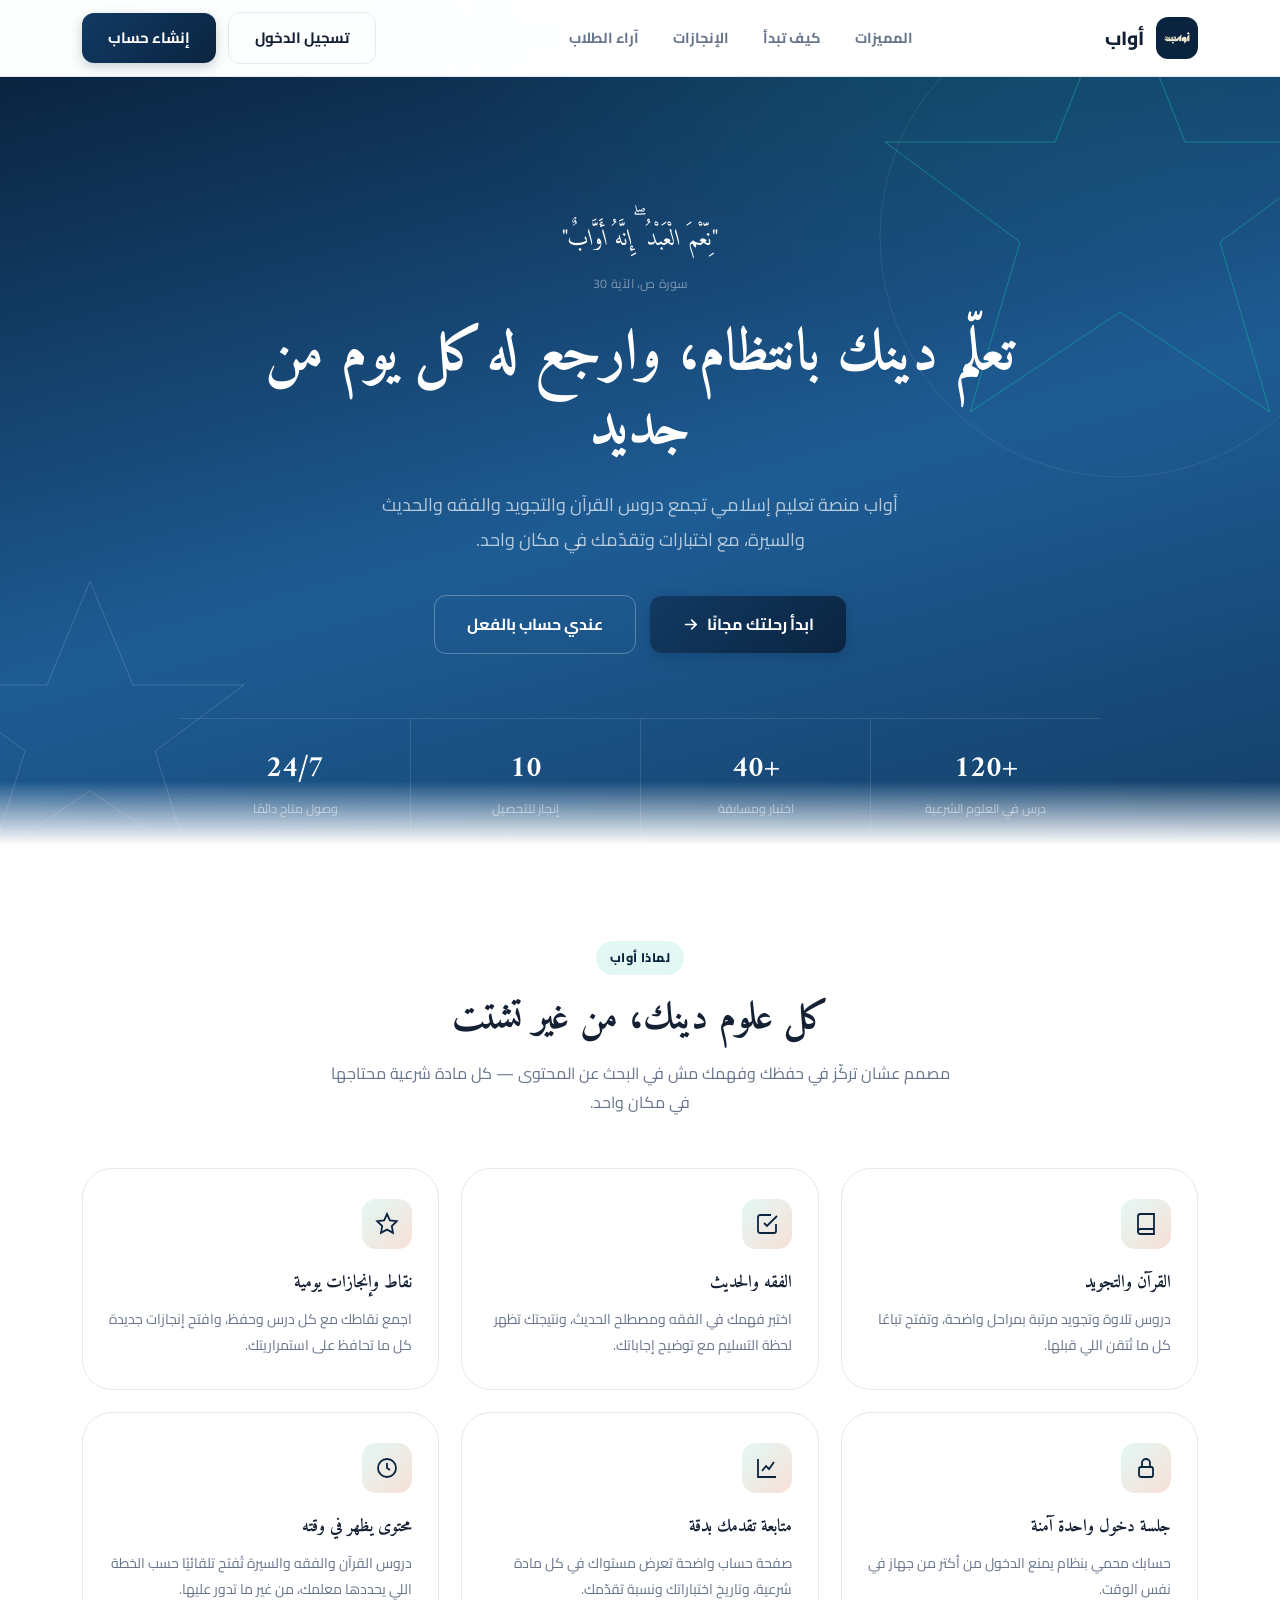
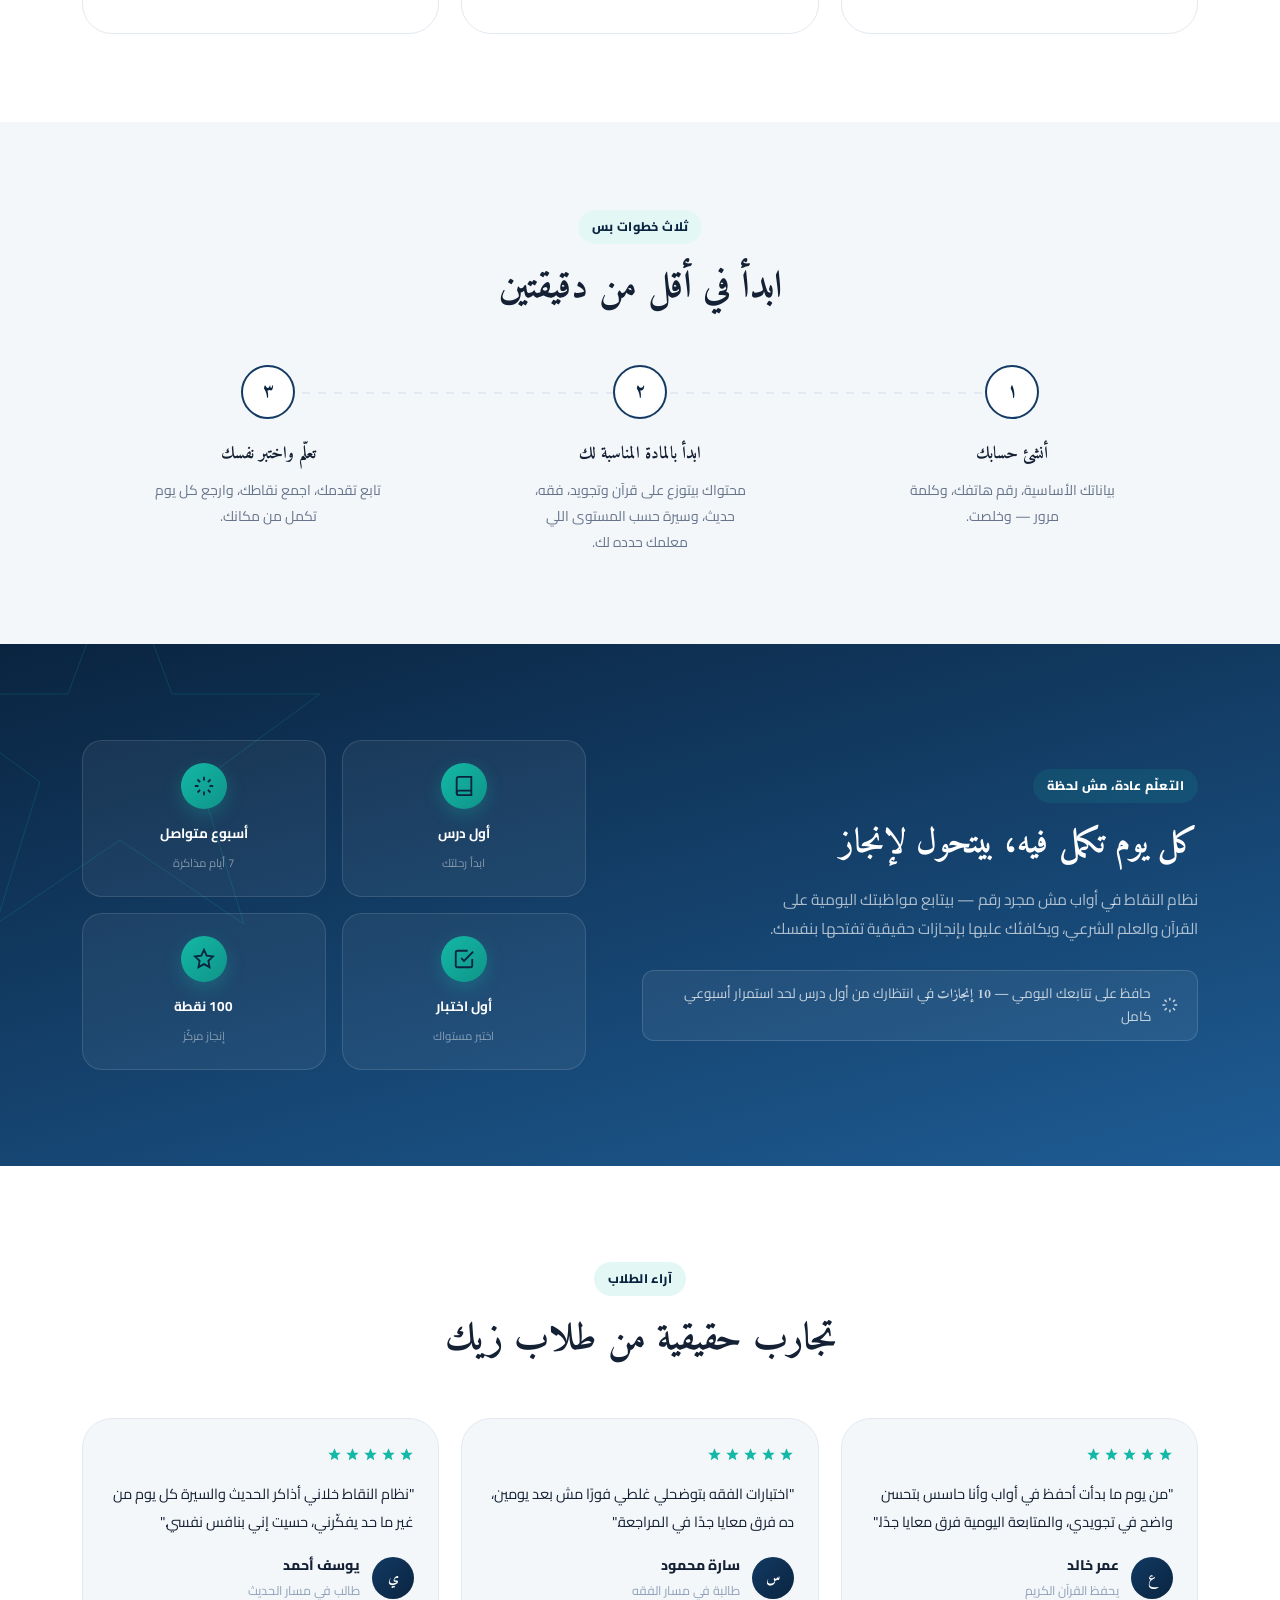
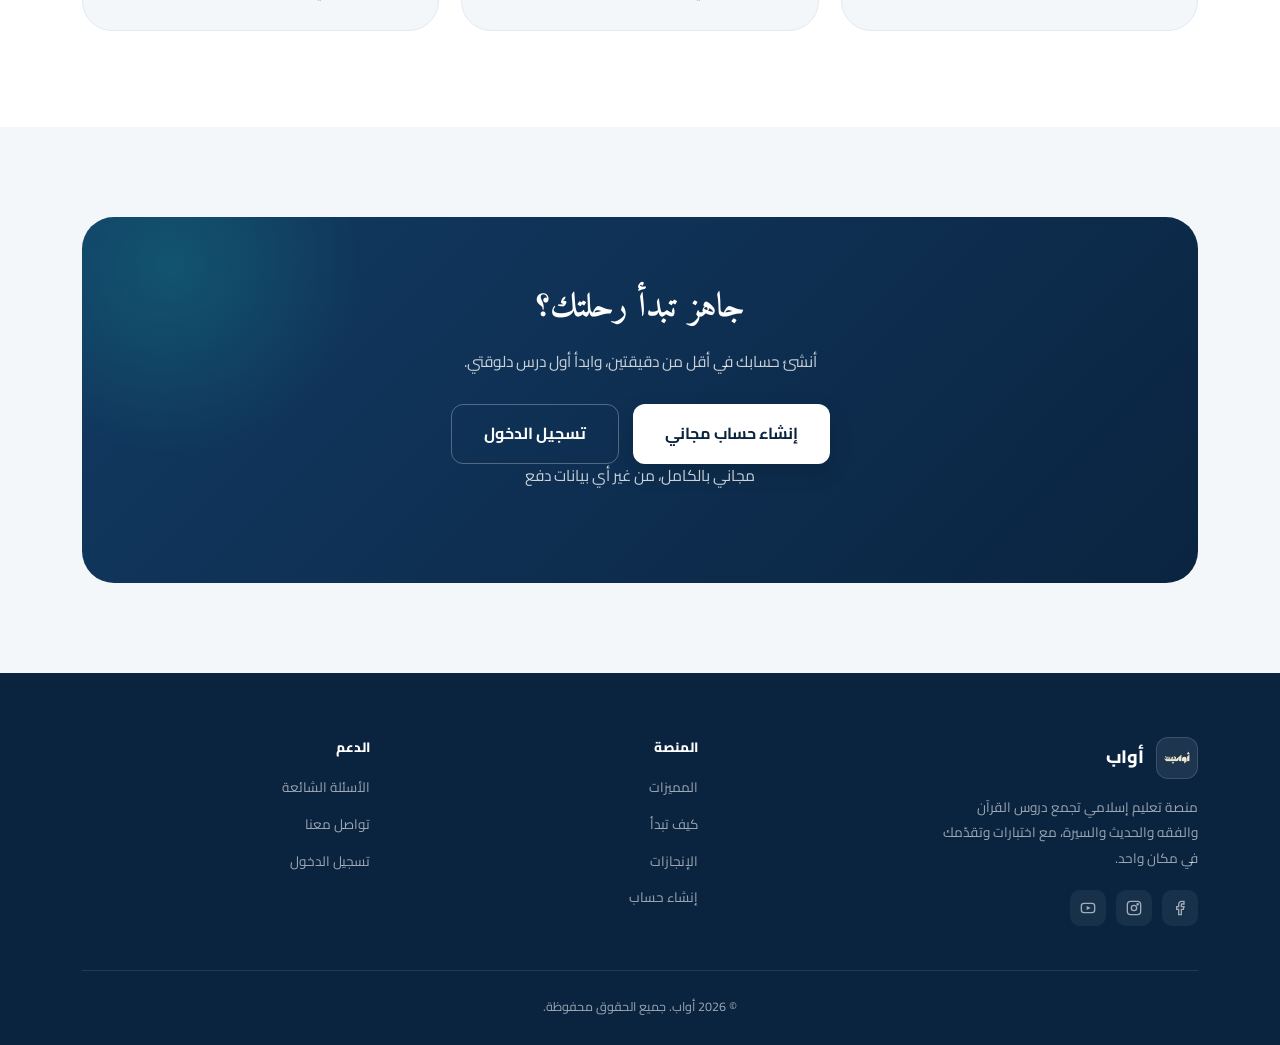
<file: welcome.html>
<!DOCTYPE html>
<html lang="ar" dir="rtl">
<head>
<meta charset="UTF-8">
<meta name="viewport" content="width=device-width, initial-scale=1.0, maximum-scale=1.0">
<title>أواب | منصة التعليم الإسلامي</title>
<meta name="description" content="أواب منصة تعليمية إسلامية تجمع الدروس، الاختبارات، ونظام الإنجازات في مكان واحد.">
<link rel="preconnect" href="https://fonts.googleapis.com">
<link rel="preconnect" href="https://fonts.gstatic.com" crossorigin>
<link href="https://fonts.googleapis.com/css2?family=Cairo:wght@400;500;600;700;800;900&family=Amiri:ital,wght@0,400;0,700;1,400&display=swap" rel="stylesheet">
<style>
  :root{
    --primary:#123A63;
    --primary-dark:#0A2440;
    --primary-deep:#0A2440;
    --primary-deep-2:#1E5C94;
    --teal:#14B8A6;
    --gold-soft:#5EEAD4;
    --ink:#142033;
    --slate:#66748C;
    --slate-light:#8FA0B8;
    --line:#E3E9F0;
    --surface:#FFFFFF;
    --surface-soft:#F4F7FA;
    --surface-tint:#E3F8F5;
    --radius-lg:30px;
    --radius-md:20px;
    --radius-sm:12px;
    --shadow-soft:0 1px 2px rgba(10, 36, 64,.04), 0 8px 24px rgba(10, 36, 64,.06);
    --shadow-lift:0 4px 12px rgba(10, 36, 64,.22);
    --ease:cubic-bezier(.4,0,.2,1);
    --container:1180px;
  }

  *{margin:0;padding:0;box-sizing:border-box;}
  html{scroll-behavior:smooth;}
  body{
    font-family:'Cairo',sans-serif;
    background:var(--surface);
  background-image:
    radial-gradient(circle at 8% 4%, rgba(20, 184, 166,0.07) 0, transparent 42%),
    radial-gradient(circle at 96% 96%, rgba(10, 36, 64,0.08) 0, transparent 46%),
    url("data:image/svg+xml,%3Csvg xmlns='http://www.w3.org/2000/svg' width='84' height='84' viewBox='0 0 84 84'%3E%3Cg fill='none' stroke='%23123A63' stroke-opacity='0.045' stroke-width='1'%3E%3Cpath d='M42 2 L82 42 L42 82 L2 42 Z'/%3E%3Ccircle cx='42' cy='42' r='19'/%3E%3C/g%3E%3C/svg%3E");
  background-attachment: fixed;
  background-size: auto, auto, 84px 84px;
    color:var(--ink);
    -webkit-font-smoothing:antialiased;
    line-height:1.6;
    overflow-x:hidden;
  }
  h1,h2,h3,.display{font-family:'Amiri',serif;}
  .quranic{font-family:'Amiri',serif;}
  a{color:inherit; text-decoration:none;}
  button{font-family:inherit;}
  img{max-width:100%; display:block;}
  ul{list-style:none;}

  @media (prefers-reduced-motion: reduce){
    html{scroll-behavior:auto;}
    *{animation-duration:.01ms !important; animation-iteration-count:1 !important; transition-duration:.01ms !important;}
  }

  .container{width:100%; max-width:var(--container); margin:0 auto; padding:0 32px;}
  a:focus-visible, button:focus-visible{outline:2px solid var(--primary); outline-offset:3px;}

  /* ============================================================
     الأزرار
  ============================================================ */
  .btn{
    display:inline-flex; align-items:center; justify-content:center; gap:8px;
    padding:13px 26px; border-radius:var(--radius-sm); border:none; cursor:pointer;
    font-size:15px; font-weight:700; white-space:nowrap;
    transition:transform .18s var(--ease), box-shadow .18s var(--ease), filter .18s var(--ease), background .18s var(--ease), color .18s var(--ease), border-color .18s var(--ease);
  }
  .btn-primary{
    background:linear-gradient(135deg, var(--primary) 0%, var(--primary-dark) 100%);
    color:#fff; box-shadow:var(--shadow-lift);
  }
  .btn-primary:hover{transform:translateY(-1px); filter:brightness(1.05); box-shadow:0 8px 22px rgba(10, 36, 64,.3);}
  .btn-ghost{background:transparent; color:var(--ink); border:1.5px solid var(--line);}
  .btn-ghost:hover{border-color:var(--primary); color:var(--primary-dark);}
  .btn-ghost-dark{background:transparent; color:#fff; border:1.5px solid rgba(255,255,255,.28);}
  .btn-ghost-dark:hover{border-color:var(--teal); color:var(--teal-soft);}
  .btn-lg{padding:16px 32px; font-size:16px;}
  .btn svg{width:17px; height:17px; flex-shrink:0;}

  /* ============================================================
     الهيدر
  ============================================================ */
  .site-header{
    position:sticky; top:0; z-index:100;
    background:rgba(255,255,255,.82);
    backdrop-filter:blur(14px); -webkit-backdrop-filter:blur(14px);
    border-bottom:1px solid var(--line);
  }
  .header-inner{display:flex; align-items:center; justify-content:space-between; height:76px; gap:20px;}
  .header-brand{display:flex; align-items:center; gap:12px; flex-shrink:0;}
  .header-logo{
    width:42px; height:42px; border-radius:12px; background:var(--primary-deep);
    display:flex; align-items:center; justify-content:center; overflow:hidden; flex-shrink:0;
  }
  .header-logo img{width:68%; height:68%; object-fit:contain;}
  .header-name{font-size:19px; font-weight:800; color:var(--ink);}

  .header-nav{display:flex; align-items:center; gap:34px;}
  .header-nav a{font-size:14.5px; font-weight:700; color:var(--slate); transition:color .2s var(--ease); position:relative;}
  .header-nav a::after{
    content:''; position:absolute; right:0; left:0; bottom:-6px; height:2px;
    background:var(--primary); transform:scaleX(0); transition:transform .25s var(--ease);
  }
  .header-nav a:hover{color:var(--ink);}
  .header-nav a:hover::after{transform:scaleX(1);}

  .header-actions{display:flex; align-items:center; gap:12px; flex-shrink:0;}
  .hamburger{
    display:none; width:42px; height:42px; border-radius:10px; border:1.5px solid var(--line);
    background:transparent; align-items:center; justify-content:center; cursor:pointer; flex-shrink:0;
  }
  .hamburger svg{width:20px; height:20px; color:var(--ink);}

  .mobile-panel{
    display:none; position:fixed; inset:76px 0 0 0; background:var(--surface);
    z-index:99; padding:28px 24px; overflow-y:auto;
  }
  .mobile-panel.open{display:block;}
  .mobile-panel a{display:block; padding:14px 4px; font-size:16px; font-weight:700; color:var(--ink); border-bottom:1px solid var(--line);}
  .mobile-panel .mobile-actions{display:flex; flex-direction:column; gap:12px; margin-top:22px;}

  /* ============================================================
     أدوات مشتركة للأقسام
  ============================================================ */
  section{position:relative;}
  .eyebrow{
    display:inline-flex; align-items:center; gap:8px;
    font-size:12.5px; font-weight:800; letter-spacing:.4px;
    color:var(--primary-dark); background:var(--surface-tint);
    padding:7px 14px; border-radius:99px; margin-bottom:18px;
  }
  .eyebrow-dark{color:var(--teal-soft); background:rgba(20, 184, 166,.12);}
  .section-head{max-width:640px; margin-bottom:52px;}
  .section-head.center{margin-left:auto; margin-right:auto; text-align:center;}
  .section-head h2{font-size:clamp(26px,3.6vw,38px); font-weight:800; line-height:1.35; color:var(--ink); margin-bottom:14px;}
  .section-head p{font-size:16px; color:var(--slate); line-height:1.8;}
  .section-head.on-dark h2{color:#fff;}
  .section-head.on-dark p{color:rgba(255,255,255,.62);}

  /* زخرفة الفاصل بين الأقسام: نجمة هندسية صغيرة */
  .ornament-divider{display:flex; align-items:center; justify-content:center; gap:14px; padding:0 0 8px;}
  .ornament-divider .line{height:1px; width:70px; background:linear-gradient(90deg, transparent, var(--line));}
  .ornament-divider .line.rev{background:linear-gradient(90deg, var(--line), transparent);}
  .ornament-divider svg{width:22px; height:22px; color:var(--teal); opacity:.8;}

  /* ============================================================
     الهيرو
  ============================================================ */
  .hero{
    position:relative;
    background:radial-gradient(ellipse 900px 500px at 75% -10%, rgba(20, 184, 166,.14), transparent 60%),
               linear-gradient(165deg, var(--primary-deep) 0%, var(--primary-deep-2) 55%, var(--primary-dark) 140%);
    color:#fff;
    padding:76px 0 0;
    overflow:hidden;
  }
  .hero-star-field{position:absolute; inset:0; pointer-events:none; z-index:0;}
  .hero-star-field svg{position:absolute;}
  .hero-star-breathe{animation:starBreathe 7s ease-in-out infinite;}
  @keyframes starBreathe{
    0%,100%{opacity:.4; transform:scale(1);}
    50%{opacity:.7; transform:scale(1.04);}
  }

  .hero-inner{position:relative; z-index:2; text-align:center; padding:64px 0 0;}
  .hero-quote{
    font-family:'Amiri',serif; font-size:clamp(18px,2.3vw,23px); font-style:italic;
    color:var(--teal-soft); max-width:560px; margin:0 auto 22px; line-height:2;
  }
  .hero-quote span{display:block; font-family:'Cairo',sans-serif; font-style:normal; font-size:12.5px; font-weight:500; color:rgba(255,255,255,.4); margin-top:8px; letter-spacing:.3px;}

  .hero h1{
    font-size:clamp(32px,5.2vw,58px); font-weight:800; line-height:1.28;
    max-width:800px; margin:0 auto 22px;
  }
  .hero h1 em{font-style:normal; color:var(--teal-soft);}
  .hero-sub{
    font-size:clamp(15px,1.6vw,18px); color:rgba(255,255,255,.68);
    max-width:520px; margin:0 auto 38px; line-height:1.9;
  }
  .hero-ctas{display:flex; align-items:center; justify-content:center; gap:14px; flex-wrap:wrap; margin-bottom:64px;}

  .hero-stats{
    position:relative; z-index:2;
    display:grid; grid-template-columns:repeat(4,1fr);
    border-top:1px solid rgba(255,255,255,.12);
    max-width:920px; margin:0 auto;
  }
  .hero-stat{padding:26px 12px; text-align:center; border-left:1px solid rgba(255,255,255,.12);}
  .hero-stat:last-child{border-left:none;}
  .hero-stat b{display:block; font-family:'Amiri',serif; font-size:clamp(22px,3vw,30px); font-weight:800; color:#fff;}
  .hero-stat span{display:block; font-size:12.5px; color:rgba(255,255,255,.5); margin-top:6px;}

  .hero-shade{
    position:relative; z-index:2; height:64px;
    background:linear-gradient(to bottom, transparent, var(--surface));
    margin-top:-64px;
  }

  /* ============================================================
     المميزات
  ============================================================ */
  .features{padding:96px 0 88px; background:var(--surface);}
  .feature-grid{display:grid; grid-template-columns:repeat(3,1fr); gap:22px;}
  .feature-card{
    background:var(--surface); border:1.5px solid var(--line); border-radius:var(--radius-lg);
    padding:30px 26px; transition:border-color .25s var(--ease), transform .25s var(--ease), box-shadow .25s var(--ease);
  }
  .feature-card:hover{border-color:var(--primary); transform:translateY(-4px); box-shadow:var(--shadow-soft);}
  .feature-icon{
    width:50px; height:50px; border-radius:14px;
    background:linear-gradient(135deg, var(--surface-tint), #F7E0D6);
    display:flex; align-items:center; justify-content:center; margin-bottom:20px;
  }
  .feature-icon svg{width:24px; height:24px; color:var(--primary-dark);}
  .feature-card h3{font-size:17.5px; font-weight:800; color:var(--ink); margin-bottom:10px;}
  .feature-card p{font-size:14px; color:var(--slate); line-height:1.85;}

  /* ============================================================
     كيف تبدأ
  ============================================================ */
  .how{padding:88px 0; background:var(--surface-soft);}
  .how-steps{display:grid; grid-template-columns:repeat(3,1fr); gap:0; position:relative;}
  .how-steps::before{
    content:''; position:absolute; top:27px; right:16.5%; left:16.5%; height:1.5px;
    background:repeating-linear-gradient(to left, var(--line) 0 8px, transparent 8px 16px);
    z-index:0;
  }
  .how-step{position:relative; z-index:1; text-align:center; padding:0 20px;}
  .how-step-num{
    width:54px; height:54px; border-radius:50%; margin:0 auto 22px;
    background:var(--surface); border:2px solid var(--primary);
    display:flex; align-items:center; justify-content:center;
    font-family:'Amiri',serif; font-size:19px; font-weight:800; color:var(--primary-dark);
  }
  .how-step h3{font-size:17px; font-weight:800; color:var(--ink); margin-bottom:10px;}
  .how-step p{font-size:14px; color:var(--slate); line-height:1.85; max-width:230px; margin:0 auto;}

  /* ============================================================
     الإنجازات / التحفيز
  ============================================================ */
  .achievements{
    padding:96px 0;
    background:linear-gradient(165deg, var(--primary-deep) 0%, var(--primary-deep-2) 100%);
    color:#fff; position:relative; overflow:hidden;
  }
  .ach-star-field{position:absolute; inset:0; pointer-events:none;}
  .ach-star-field svg{position:absolute;}
  .achievements-inner{position:relative; z-index:2; display:grid; grid-template-columns:1.05fr .95fr; gap:56px; align-items:center;}
  .streak-note{
    display:inline-flex; align-items:center; gap:10px;
    background:rgba(255,255,255,.06); border:1px solid rgba(255,255,255,.14);
    padding:12px 18px; border-radius:var(--radius-sm); margin-top:26px; font-size:13.5px; color:rgba(255,255,255,.75);
  }
  .streak-note b{color:var(--teal-soft); font-family:'Amiri',serif;}

  .badge-grid{display:grid; grid-template-columns:repeat(2,1fr); gap:16px;}
  .badge-card{
    background:rgba(255,255,255,.05); border:1px solid rgba(255,255,255,.12);
    border-radius:var(--radius-md); padding:22px 18px; text-align:center;
    transition:background .25s var(--ease), border-color .25s var(--ease);
  }
  .badge-card:hover{background:rgba(255,255,255,.08); border-color:var(--teal);}
  .badge-icon{
    width:46px; height:46px; border-radius:50%; margin:0 auto 14px;
    background:linear-gradient(135deg, var(--teal), #0F9488);
    display:flex; align-items:center; justify-content:center;
    box-shadow:0 6px 18px rgba(20, 184, 166,.28);
  }
  .badge-icon svg{width:22px; height:22px; color:var(--primary-deep);}
  .badge-card b{display:block; font-size:13.5px; font-weight:700; color:#fff; margin-bottom:4px;}
  .badge-card span{font-size:11.5px; color:rgba(255,255,255,.45);}

  /* ============================================================
     آراء الطلاب
  ============================================================ */
  .testimonials{padding:96px 0; background:var(--surface);}
  .testi-grid{display:grid; grid-template-columns:repeat(3,1fr); gap:22px;}
  .testi-card{
    background:var(--surface-soft); border:1px solid var(--line); border-radius:var(--radius-lg);
    padding:28px 24px; display:flex; flex-direction:column; gap:18px;
  }
  .testi-stars{display:flex; gap:3px;}
  .testi-stars svg{width:15px; height:15px; color:var(--teal);}
  .testi-quote{font-size:14.5px; color:var(--ink); line-height:1.95;}
  .testi-person{display:flex; align-items:center; gap:12px; margin-top:auto;}
  .testi-avatar{
    width:42px; height:42px; border-radius:50%; flex-shrink:0;
    background:linear-gradient(135deg, var(--primary), var(--primary-dark));
    color:#fff; display:flex; align-items:center; justify-content:center;
    font-family:'Amiri',serif; font-weight:800; font-size:14.5px;
  }
  .testi-person b{display:block; font-size:14px; font-weight:800; color:var(--ink);}
  .testi-person span{font-size:12.5px; color:var(--slate-light);}

  /* ============================================================
     دعوة أخيرة
  ============================================================ */
  .final-cta{padding:90px 0; background:var(--surface-soft);}
  .final-cta-box{
    position:relative; overflow:hidden;
    background:linear-gradient(135deg, var(--primary) 0%, var(--primary-dark) 100%);
    border-radius:32px; padding:64px 40px; text-align:center; color:#fff;
  }
  .final-cta-box::before{
    content:''; position:absolute; width:380px; height:380px; border-radius:50%;
    background:radial-gradient(circle, rgba(20, 184, 166,.22), transparent 70%);
    top:-140px; left:-100px;
  }
  .final-cta-box h2{position:relative; z-index:1; font-size:clamp(24px,3.4vw,34px); font-weight:800; margin-bottom:14px;}
  .final-cta-box p{position:relative; z-index:1; font-size:15.5px; color:rgba(255,255,255,.78); max-width:440px; margin:0 auto 30px;}
  .final-cta-box .btn-row{position:relative; z-index:1; display:flex; justify-content:center; gap:14px; flex-wrap:wrap;}
  .final-cta-note{position:relative; z-index:1; font-size:12.5px; color:rgba(255,255,255,.55); margin-top:20px;}

  /* ============================================================
     الفوتر
  ============================================================ */
  .site-footer{background:var(--primary-deep); color:rgba(255,255,255,.6); padding:64px 0 28px;}
  .footer-top{display:grid; grid-template-columns:1.6fr 1fr 1fr; gap:40px; padding-bottom:44px; border-bottom:1px solid rgba(255,255,255,.1);}
  .footer-brand{display:flex; align-items:center; gap:12px; margin-bottom:16px;}
  .footer-brand .header-logo{background:rgba(255,255,255,.08); border:1px solid rgba(255,255,255,.14);}
  .footer-brand span{font-size:18px; font-weight:800; color:#fff;}
  .footer-col p{font-size:13.5px; line-height:1.9; max-width:260px;}
  .footer-col h4{font-size:13.5px; font-weight:800; color:#fff; margin-bottom:16px;}
  .footer-col ul li{margin-bottom:11px;}
  .footer-col ul a{font-size:13.5px; transition:color .2s var(--ease);}
  .footer-col ul a:hover{color:#fff;}
  .footer-social{display:flex; gap:10px; margin-top:18px;}
  .footer-social a{
    width:36px; height:36px; border-radius:10px; background:rgba(255,255,255,.06);
    display:flex; align-items:center; justify-content:center; transition:background .2s var(--ease);
  }
  .footer-social a:hover{background:rgba(255,255,255,.14);}
  .footer-social svg{width:16px; height:16px;}
  .footer-bottom{display:flex; align-items:center; justify-content:center; padding-top:26px; font-size:12.5px; flex-wrap:wrap; gap:12px;}
  .footer-bottom .legal-links{display:flex; gap:20px;}

  /* ============================================================
     ظهور تدريجي عند التمرير
  ============================================================ */
  .reveal{opacity:0; transform:translateY(18px); transition:opacity .6s var(--ease), transform .6s var(--ease);}
  .reveal.in{opacity:1; transform:translateY(0);}

  /* ============================================================
     الاستجابة
  ============================================================ */
  @media (max-width: 1020px){
    .feature-grid{grid-template-columns:repeat(2,1fr);}
    .achievements-inner{grid-template-columns:1fr; gap:40px;}
    .badge-grid{max-width:460px; margin:0 auto;}
  }
  @media (max-width: 880px){
    .header-nav{display:none;}
    .hamburger{display:flex;}
    .hero-stats{grid-template-columns:repeat(2,1fr);}
    .hero-stat:nth-child(2){border-left:none;}
    .hero-stat:nth-child(3),.hero-stat:nth-child(4){border-top:1px solid rgba(255,255,255,.12);}
    .how-steps{grid-template-columns:1fr; gap:36px;}
    .how-steps::before{display:none;}
    .testi-grid{grid-template-columns:1fr;}
    .footer-top{grid-template-columns:1fr 1fr; gap:32px;}
  }
  @media (max-width: 640px){
    .container{padding:0 20px;}
    .feature-grid{grid-template-columns:1fr;}
    .header-actions .btn-ghost{display:none;}
    .hero{padding-top:0;}
    .hero-inner{padding-top:48px;}
    .hero-ctas{flex-direction:column; width:100%;}
    .hero-ctas .btn{width:100%;}
    .footer-top{grid-template-columns:1fr; gap:30px;}
    .final-cta-box{padding:44px 24px; border-radius:24px;}
    .footer-bottom{flex-direction:column; align-items:flex-start;}
  }
</style>
</head>
<body>

<!-- ============ الهيدر ============ -->
<header class="site-header">
  <div class="container header-inner">
    <div class="header-brand">
      <div class="header-logo"><img src="logo.png" alt="شعار أواب" onerror="this.style.display='none'"></div>
      <span class="header-name">أواب</span>
    </div>

    <nav class="header-nav">
      <a href="#features">المميزات</a>
      <a href="#how">كيف تبدأ</a>
      <a href="#achievements">الإنجازات</a>
      <a href="#testimonials">آراء الطلاب</a>
    </nav>

    <div class="header-actions">
      <a href="index.html" class="btn btn-ghost">تسجيل الدخول</a>
      <a href="register.html" class="btn btn-primary">إنشاء حساب</a>
      <button class="hamburger" id="hamburgerBtn" aria-label="فتح القائمة" aria-expanded="false">
        <svg viewBox="0 0 24 24" fill="none" stroke="currentColor" stroke-width="2"><line x1="4" y1="7" x2="20" y2="7"/><line x1="4" y1="12" x2="20" y2="12"/><line x1="4" y1="17" x2="20" y2="17"/></svg>
      </button>
    </div>
  </div>

  <div class="mobile-panel" id="mobilePanel">
    <a href="#features">المميزات</a>
    <a href="#how">كيف تبدأ</a>
    <a href="#achievements">الإنجازات</a>
    <a href="#testimonials">آراء الطلاب</a>
    <div class="mobile-actions">
      <a href="index.html" class="btn btn-ghost btn-lg">تسجيل الدخول</a>
      <a href="register.html" class="btn btn-primary btn-lg">إنشاء حساب</a>
    </div>
  </div>
</header>

<!-- ============ الهيرو ============ -->
<section class="hero">
  <div class="hero-star-field" aria-hidden="true">
    <svg class="hero-star-breathe" width="640" height="640" viewBox="0 0 640 640" style="top:-160px; right:-160px;">
      <polygon points="320,60 385,225 555,225 420,325 470,495 320,395 170,495 220,325 85,225 255,225" fill="none" stroke="#14B8A6" stroke-width="1" opacity=".5"/>
      <circle cx="320" cy="320" r="240" fill="none" stroke="#ffffff" stroke-width="0.6" opacity=".14"/>
    </svg>
    <svg width="420" height="420" viewBox="0 0 420 420" style="bottom:-120px; left:-120px; opacity:.22;">
      <polygon points="210,36 253,140 364,140 275,206 308,312 210,246 112,312 145,206 56,140 167,140" fill="none" stroke="#ffffff" stroke-width="0.7"/>
    </svg>
  </div>

  <div class="container hero-inner">
    <p class="hero-quote">"نِّعْمَ الْعَبْدُ ۖ إِنَّهُ أَوَّابٌ"<span>سورة ص، الآية 30</span></p>
    <h1>تعلّم دينك بانتظام، <em>وارجع له كل يوم من جديد</em></h1>
    <p class="hero-sub">أواب منصة تعليم إسلامي تجمع دروس القرآن والتجويد والفقه والحديث والسيرة، مع اختبارات وتقدّمك في مكان واحد.</p>
    <div class="hero-ctas">
      <a href="register.html" class="btn btn-primary btn-lg">
        ابدأ رحلتك مجانًا
        <svg viewBox="0 0 24 24" fill="none" stroke="currentColor" stroke-width="2.4"><path d="M11 19l-7-7 7-7M4 12h16" transform="scale(-1,1) translate(-24,0)"/></svg>
      </a>
      <a href="index.html" class="btn btn-ghost-dark btn-lg">عندي حساب بالفعل</a>
    </div>

    <div class="hero-stats">
      <div class="hero-stat"><b>+120</b><span>درس في العلوم الشرعية</span></div>
      <div class="hero-stat"><b>+40</b><span>اختبار ومسابقة</span></div>
      <div class="hero-stat"><b>10</b><span>إنجاز للتحصيل</span></div>
      <div class="hero-stat"><b>24/7</b><span>وصول متاح دائمًا</span></div>
    </div>
  </div>
  <div class="hero-shade"></div>
</section>

<!-- ============ المميزات ============ -->
<section class="features" id="features">
  <div class="container">
    <div class="section-head center reveal">
      <span class="eyebrow">لماذا أواب</span>
      <h2>كل علوم دينك، من غير تشتت</h2>
      <p style="margin:0 auto;">مصمم عشان تركّز في حفظك وفهمك مش في البحث عن المحتوى — كل مادة شرعية محتاجها في مكان واحد.</p>
    </div>

    <div class="feature-grid">
      <div class="feature-card reveal">
        <div class="feature-icon"><svg viewBox="0 0 24 24" fill="none" stroke="currentColor" stroke-width="1.8"><path d="M4 19.5A2.5 2.5 0 0 1 6.5 17H20"/><path d="M6.5 2H20v20H6.5A2.5 2.5 0 0 1 4 19.5v-15A2.5 2.5 0 0 1 6.5 2z"/></svg></div>
        <h3>القرآن والتجويد</h3>
        <p>دروس تلاوة وتجويد مرتبة بمراحل واضحة، وتفتح تباعًا كل ما تُتقن اللي قبلها.</p>
      </div>
      <div class="feature-card reveal">
        <div class="feature-icon"><svg viewBox="0 0 24 24" fill="none" stroke="currentColor" stroke-width="1.8"><path d="M9 11l3 3L22 4"/><path d="M21 12v7a2 2 0 0 1-2 2H5a2 2 0 0 1-2-2V5a2 2 0 0 1 2-2h11"/></svg></div>
        <h3>الفقه والحديث</h3>
        <p>اختبر فهمك في الفقه ومصطلح الحديث، ونتيجتك تظهر لحظة التسليم مع توضيح إجاباتك.</p>
      </div>
      <div class="feature-card reveal">
        <div class="feature-icon"><svg viewBox="0 0 24 24" fill="none" stroke="currentColor" stroke-width="1.8"><path d="M12 2l2.9 6.3 6.9.9-5 4.9 1.2 6.8L12 17.6l-6 3.3 1.2-6.8-5-4.9 6.9-.9z"/></svg></div>
        <h3>نقاط وإنجازات يومية</h3>
        <p>اجمع نقاطك مع كل درس وحفظ، وافتح إنجازات جديدة كل ما تحافظ على استمراريتك.</p>
      </div>
      <div class="feature-card reveal">
        <div class="feature-icon"><svg viewBox="0 0 24 24" fill="none" stroke="currentColor" stroke-width="1.8"><rect x="5" y="11" width="14" height="10" rx="2"/><path d="M8 11V7a4 4 0 0 1 8 0v4"/></svg></div>
        <h3>جلسة دخول واحدة آمنة</h3>
        <p>حسابك محمي بنظام يمنع الدخول من أكتر من جهاز في نفس الوقت.</p>
      </div>
      <div class="feature-card reveal">
        <div class="feature-icon"><svg viewBox="0 0 24 24" fill="none" stroke="currentColor" stroke-width="1.8"><path d="M3 3v18h18"/><path d="M7 15l4-5 3 3 5-7"/></svg></div>
        <h3>متابعة تقدمك بدقة</h3>
        <p>صفحة حساب واضحة تعرض مستواك في كل مادة شرعية، وتاريخ اختباراتك ونسبة تقدّمك.</p>
      </div>
      <div class="feature-card reveal">
        <div class="feature-icon"><svg viewBox="0 0 24 24" fill="none" stroke="currentColor" stroke-width="1.8"><circle cx="12" cy="12" r="9"/><path d="M12 7v5l3 2"/></svg></div>
        <h3>محتوى يظهر في وقته</h3>
        <p>دروس القرآن والفقه والسيرة تُفتح تلقائيًا حسب الخطة اللي يحددها معلمك، من غير ما تدور عليها.</p>
      </div>
    </div>
  </div>
</section>

<!-- ============ كيف تبدأ ============ -->
<section class="how" id="how">
  <div class="container">
    <div class="section-head center reveal">
      <span class="eyebrow">ثلاث خطوات بس</span>
      <h2>ابدأ في أقل من دقيقتين</h2>
    </div>

    <div class="how-steps">
      <div class="how-step reveal">
        <div class="how-step-num">١</div>
        <h3>أنشئ حسابك</h3>
        <p>بياناتك الأساسية، رقم هاتفك، وكلمة مرور — وخلصت.</p>
      </div>
      <div class="how-step reveal">
        <div class="how-step-num">٢</div>
        <h3>ابدأ بالمادة المناسبة لك</h3>
        <p>محتواك بيتوزع على قرآن وتجويد، فقه، حديث، وسيرة حسب المستوى اللي معلمك حدده لك.</p>
      </div>
      <div class="how-step reveal">
        <div class="how-step-num">٣</div>
        <h3>تعلّم واختبر نفسك</h3>
        <p>تابع تقدمك، اجمع نقاطك، وارجع كل يوم تكمل من مكانك.</p>
      </div>
    </div>
  </div>
</section>

<!-- ============ الإنجازات ============ -->
<section class="achievements" id="achievements">
  <div class="ach-star-field" aria-hidden="true">
    <svg width="520" height="520" viewBox="0 0 520 520" style="top:-140px; left:-140px; opacity:.18;">
      <polygon points="260,50 312,190 460,190 340,278 384,420 260,336 136,420 180,278 60,190 208,190" fill="none" stroke="#14B8A6" stroke-width="1"/>
    </svg>
  </div>

  <div class="container achievements-inner">
    <div class="reveal">
      <span class="eyebrow eyebrow-dark">التعلّم عادة، مش لحظة</span>
      <h2 style="font-size:clamp(24px,3.2vw,34px); font-weight:800; line-height:1.4; margin-bottom:16px;">كل يوم تكمل فيه، بيتحول لإنجاز</h2>
      <p style="color:rgba(255,255,255,.65); font-size:15.5px; line-height:1.9; max-width:440px;">نظام النقاط في أواب مش مجرد رقم — بيتابع مواظبتك اليومية على القرآن والعلم الشرعي، ويكافئك عليها بإنجازات حقيقية تفتحها بنفسك.</p>
      <div class="streak-note">
        <svg width="18" height="18" viewBox="0 0 24 24" fill="none" stroke="currentColor" stroke-width="2"><path d="M12 2v4M12 18v4M4.93 4.93l2.83 2.83M16.24 16.24l2.83 2.83M2 12h4M18 12h4M4.93 19.07l2.83-2.83M16.24 7.76l2.83-2.83"/></svg>
        <span>حافظ على تتابعك اليومي — <b>10 إنجازات</b> في انتظارك من أول درس لحد استمرار أسبوعي كامل</span>
      </div>
    </div>

    <div class="badge-grid reveal">
      <div class="badge-card">
        <div class="badge-icon"><svg viewBox="0 0 24 24" fill="none" stroke="currentColor" stroke-width="2"><path d="M4 19.5A2.5 2.5 0 0 1 6.5 17H20"/><path d="M6.5 2H20v20H6.5A2.5 2.5 0 0 1 4 19.5v-15A2.5 2.5 0 0 1 6.5 2z"/></svg></div>
        <b>أول درس</b><span>ابدأ رحلتك</span>
      </div>
      <div class="badge-card">
        <div class="badge-icon"><svg viewBox="0 0 24 24" fill="none" stroke="currentColor" stroke-width="2"><path d="M12 2v4M12 18v4M4.93 4.93l2.83 2.83M16.24 16.24l2.83 2.83M2 12h4M18 12h4M4.93 19.07l2.83-2.83M16.24 7.76l2.83-2.83"/></svg></div>
        <b>أسبوع متواصل</b><span>7 أيام مذاكرة</span>
      </div>
      <div class="badge-card">
        <div class="badge-icon"><svg viewBox="0 0 24 24" fill="none" stroke="currentColor" stroke-width="2"><path d="M9 11l3 3L22 4"/><path d="M21 12v7a2 2 0 0 1-2 2H5a2 2 0 0 1-2-2V5a2 2 0 0 1 2-2h11"/></svg></div>
        <b>أول اختبار</b><span>اختبر مستواك</span>
      </div>
      <div class="badge-card">
        <div class="badge-icon"><svg viewBox="0 0 24 24" fill="none" stroke="currentColor" stroke-width="2"><path d="M12 2l2.9 6.3 6.9.9-5 4.9 1.2 6.8L12 17.6l-6 3.3 1.2-6.8-5-4.9 6.9-.9z"/></svg></div>
        <b>100 نقطة</b><span>إنجاز مركّز</span>
      </div>
    </div>
  </div>
</section>

<!-- ============ آراء الطلاب ============ -->
<section class="testimonials" id="testimonials">
  <div class="container">
    <div class="section-head center reveal">
      <span class="eyebrow">آراء الطلاب</span>
      <h2>تجارب حقيقية من طلاب زيك</h2>
    </div>

    <div class="testi-grid">
      <div class="testi-card reveal">
        <div class="testi-stars">
          <svg viewBox="0 0 24 24" fill="currentColor"><polygon points="12,2 15,9 22,9.3 16.5,14 18,21 12,17.3 6,21 7.5,14 2,9.3 9,9"/></svg>
          <svg viewBox="0 0 24 24" fill="currentColor"><polygon points="12,2 15,9 22,9.3 16.5,14 18,21 12,17.3 6,21 7.5,14 2,9.3 9,9"/></svg>
          <svg viewBox="0 0 24 24" fill="currentColor"><polygon points="12,2 15,9 22,9.3 16.5,14 18,21 12,17.3 6,21 7.5,14 2,9.3 9,9"/></svg>
          <svg viewBox="0 0 24 24" fill="currentColor"><polygon points="12,2 15,9 22,9.3 16.5,14 18,21 12,17.3 6,21 7.5,14 2,9.3 9,9"/></svg>
          <svg viewBox="0 0 24 24" fill="currentColor"><polygon points="12,2 15,9 22,9.3 16.5,14 18,21 12,17.3 6,21 7.5,14 2,9.3 9,9"/></svg>
        </div>
        <p class="testi-quote">"من يوم ما بدأت أحفظ في أواب وأنا حاسس بتحسن واضح في تجويدي، والمتابعة اليومية فرق معايا جدًا."</p>
        <div class="testi-person">
          <div class="testi-avatar">ع</div>
          <div><b>عمر خالد</b><span>يحفظ القرآن الكريم</span></div>
        </div>
      </div>

      <div class="testi-card reveal">
        <div class="testi-stars">
          <svg viewBox="0 0 24 24" fill="currentColor"><polygon points="12,2 15,9 22,9.3 16.5,14 18,21 12,17.3 6,21 7.5,14 2,9.3 9,9"/></svg>
          <svg viewBox="0 0 24 24" fill="currentColor"><polygon points="12,2 15,9 22,9.3 16.5,14 18,21 12,17.3 6,21 7.5,14 2,9.3 9,9"/></svg>
          <svg viewBox="0 0 24 24" fill="currentColor"><polygon points="12,2 15,9 22,9.3 16.5,14 18,21 12,17.3 6,21 7.5,14 2,9.3 9,9"/></svg>
          <svg viewBox="0 0 24 24" fill="currentColor"><polygon points="12,2 15,9 22,9.3 16.5,14 18,21 12,17.3 6,21 7.5,14 2,9.3 9,9"/></svg>
          <svg viewBox="0 0 24 24" fill="currentColor"><polygon points="12,2 15,9 22,9.3 16.5,14 18,21 12,17.3 6,21 7.5,14 2,9.3 9,9"/></svg>
        </div>
        <p class="testi-quote">"اختبارات الفقه بتوضحلي غلطي فورًا مش بعد يومين، ده فرق معايا جدًا في المراجعة."</p>
        <div class="testi-person">
          <div class="testi-avatar">س</div>
          <div><b>سارة محمود</b><span>طالبة في مسار الفقه</span></div>
        </div>
      </div>

      <div class="testi-card reveal">
        <div class="testi-stars">
          <svg viewBox="0 0 24 24" fill="currentColor"><polygon points="12,2 15,9 22,9.3 16.5,14 18,21 12,17.3 6,21 7.5,14 2,9.3 9,9"/></svg>
          <svg viewBox="0 0 24 24" fill="currentColor"><polygon points="12,2 15,9 22,9.3 16.5,14 18,21 12,17.3 6,21 7.5,14 2,9.3 9,9"/></svg>
          <svg viewBox="0 0 24 24" fill="currentColor"><polygon points="12,2 15,9 22,9.3 16.5,14 18,21 12,17.3 6,21 7.5,14 2,9.3 9,9"/></svg>
          <svg viewBox="0 0 24 24" fill="currentColor"><polygon points="12,2 15,9 22,9.3 16.5,14 18,21 12,17.3 6,21 7.5,14 2,9.3 9,9"/></svg>
          <svg viewBox="0 0 24 24" fill="currentColor"><polygon points="12,2 15,9 22,9.3 16.5,14 18,21 12,17.3 6,21 7.5,14 2,9.3 9,9"/></svg>
        </div>
        <p class="testi-quote">"نظام النقاط خلاني أذاكر الحديث والسيرة كل يوم من غير ما حد يفكّرني، حسيت إني بنافس نفسي."</p>
        <div class="testi-person">
          <div class="testi-avatar">ي</div>
          <div><b>يوسف أحمد</b><span>طالب في مسار الحديث</span></div>
        </div>
      </div>
    </div>
  </div>
</section>

<!-- ============ دعوة أخيرة ============ -->
<section class="final-cta">
  <div class="container">
    <div class="final-cta-box reveal">
      <h2>جاهز تبدأ رحلتك؟</h2>
      <p>أنشئ حسابك في أقل من دقيقتين، وابدأ أول درس دلوقتي.</p>
      <div class="btn-row">
        <a href="register.html" class="btn btn-lg" style="background:#fff; color:var(--primary-dark); box-shadow:0 8px 22px rgba(0,0,0,.15);">إنشاء حساب مجاني</a>
        <a href="index.html" class="btn btn-ghost-dark btn-lg">تسجيل الدخول</a>
      </div>
      <p class="final-cta-note">مجاني بالكامل، من غير أي بيانات دفع</p>
    </div>
  </div>
</section>

<!-- ============ الفوتر ============ -->
<footer class="site-footer">
  <div class="container">
    <div class="footer-top">
      <div class="footer-col">
        <div class="footer-brand">
          <div class="header-logo"><img src="logo.png" alt="شعار أواب" onerror="this.style.display='none'"></div>
          <span>أواب</span>
        </div>
        <p>منصة تعليم إسلامي تجمع دروس القرآن والفقه والحديث والسيرة، مع اختبارات وتقدّمك في مكان واحد.</p>
        <div class="footer-social">
          <a href="#" aria-label="فيسبوك"><svg viewBox="0 0 24 24" fill="none" stroke="currentColor" stroke-width="2"><path d="M18 2h-3a5 5 0 0 0-5 5v3H7v4h3v8h4v-8h3l1-4h-4V7a1 1 0 0 1 1-1h3z"/></svg></a>
          <a href="#" aria-label="إنستجرام"><svg viewBox="0 0 24 24" fill="none" stroke="currentColor" stroke-width="2"><rect x="2" y="2" width="20" height="20" rx="5"/><circle cx="12" cy="12" r="4"/><circle cx="17.5" cy="6.5" r="1"/></svg></a>
          <a href="#" aria-label="يوتيوب"><svg viewBox="0 0 24 24" fill="none" stroke="currentColor" stroke-width="2"><rect x="2" y="5" width="20" height="14" rx="4"/><polygon points="10,9 16,12 10,15" fill="currentColor" stroke="none"/></svg></a>
        </div>
      </div>

      <div class="footer-col">
        <h4>المنصة</h4>
        <ul>
          <li><a href="#features">المميزات</a></li>
          <li><a href="#how">كيف تبدأ</a></li>
          <li><a href="#achievements">الإنجازات</a></li>
          <li><a href="register.html">إنشاء حساب</a></li>
        </ul>
      </div>

      <div class="footer-col">
        <h4>الدعم</h4>
        <ul>
          <li><a href="#">الأسئلة الشائعة</a></li>
          <li><a href="#">تواصل معنا</a></li>
          <li><a href="index.html">تسجيل الدخول</a></li>
        </ul>
      </div>

    </div>

    <div class="footer-bottom">
      <span>© 2026 أواب. جميع الحقوق محفوظة.</span>
    </div>
  </div>
</footer>

<script>
  /* ============ قائمة الموبايل ============ */
  const hamburgerBtn = document.getElementById('hamburgerBtn');
  const mobilePanel = document.getElementById('mobilePanel');
  hamburgerBtn.addEventListener('click', () => {
    const isOpen = mobilePanel.classList.toggle('open');
    hamburgerBtn.setAttribute('aria-expanded', isOpen);
    hamburgerBtn.innerHTML = isOpen
      ? '<svg viewBox="0 0 24 24" fill="none" stroke="currentColor" stroke-width="2"><line x1="6" y1="6" x2="18" y2="18"/><line x1="18" y1="6" x2="6" y2="18"/></svg>'
      : '<svg viewBox="0 0 24 24" fill="none" stroke="currentColor" stroke-width="2"><line x1="4" y1="7" x2="20" y2="7"/><line x1="4" y1="12" x2="20" y2="12"/><line x1="4" y1="17" x2="20" y2="17"/></svg>';
  });
  document.querySelectorAll('.mobile-panel a').forEach(a => {
    a.addEventListener('click', () => {
      mobilePanel.classList.remove('open');
      hamburgerBtn.setAttribute('aria-expanded', 'false');
      hamburgerBtn.innerHTML = '<svg viewBox="0 0 24 24" fill="none" stroke="currentColor" stroke-width="2"><line x1="4" y1="7" x2="20" y2="7"/><line x1="4" y1="12" x2="20" y2="12"/><line x1="4" y1="17" x2="20" y2="17"/></svg>';
    });
  });

  /* ============ ظهور تدريجي عند التمرير ============ */
  const revealEls = document.querySelectorAll('.reveal');
  if('IntersectionObserver' in window){
    const io = new IntersectionObserver((entries) => {
      entries.forEach(entry => {
        if(entry.isIntersecting){
          entry.target.classList.add('in');
          io.unobserve(entry.target);
        }
      });
    }, { threshold: 0.15 });
    revealEls.forEach(el => io.observe(el));
  } else {
    revealEls.forEach(el => el.classList.add('in'));
  }
</script>

</body>
</html>
</file>
